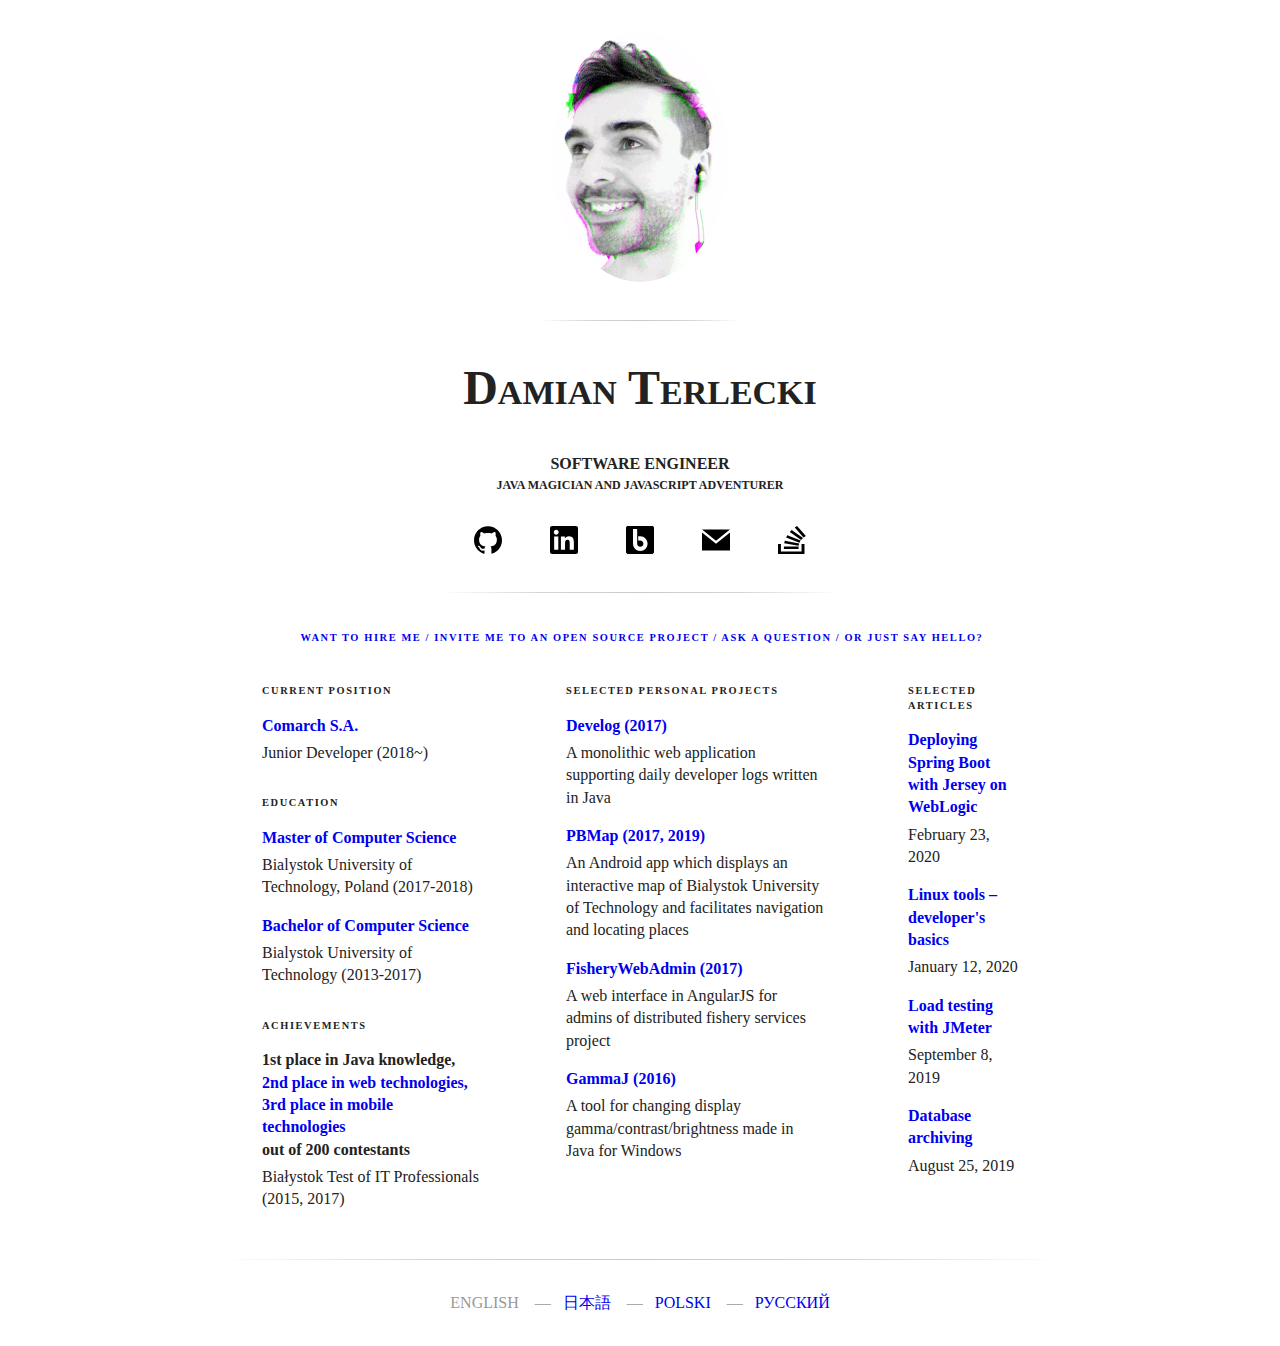
<file: index.html>
<!DOCTYPE html><html lang="en"><meta charset="utf-8"><title>Damian Terlecki</title><meta name="viewport" content="width=device-width,initial-scale=1"><link rel="stylesheet" href="css/main.css"><link rel="shortcut icon" href="img/favicon.ico"><meta name="theme-color" content="#000080"><meta name="description" property="description" content="Software Engineer, Java magician and JavaScript adventurer"><meta property="og:type" content="profile"><meta property="og:profile:first_name" content="Damian"><meta property="og:profile:last_name" content="Terlecki"><meta property="og:profile:username" content="t3rmian"><meta property="og:title" content="Damian Terlecki"><meta property="og:site_name" content="Damian Terlecki"><meta property="og:description" content="Software Engineer, Java magician and JavaScript adventurer"><meta property="og:image" content="https://termian.dev/img/logo.png"><meta property="og:url" content="https://termian.dev/"><meta name="twitter:title" content="Damian Terlecki"><meta name="twitter:description" content="Software Engineer, Java magician and JavaScript adventurer"><meta name="twitter:image" content="https://termian.dev/img/logo.png"><meta name="twitter:site" content="@t3rmian"><meta name="twitter:creator" content="@t3rmian"><meta name="twitter:card" content="summary"><link rel="alternate" hreflang="en" href="/"><link rel="alternate" hreflang="ja" href="/ja"><link rel="alternate" hreflang="pl" href="/pl"><link rel="alternate" hreflang="ru" href="/ru"><link rel="alternate" hreflang="x-default" href="/"><style>.col:last-child{min-width:110px}</style><div class="container"><header><img src="img/logo.webp" alt="Logo"><hr><h1>Damian Terlecki</h1><h3>Software Engineer</h3><h3>Java magician and JavaScript adventurer</h3><nav class="social"><a href="https://github.com/t3rmian" class="link" target="_blank" rel="noopener noreferrer"><img src="img/github.svg" alt="GitHub"> </a><a href="https://www.linkedin.com/in/damian-terlecki" class="link" target="_blank" rel="noopener noreferrer"><img src="img/linkedin.svg" alt="LinkedIn"> </a><a href="https://blog.termian.dev/" class="link" target="_blank" rel="noopener noreferrer"><img src="img/blog.svg" alt="Blog"> </a><a href="mailto:terleckidamian1@gmail.com" class="link"><img src="img/email.svg" alt="Email"> </a><a href="https://stackoverflow.com/users/6707219/t3rmian" class="link" target="_blank" rel="noopener noreferrer"><img src="img/stackoverflow.svg" alt="Stack Overflow"></a></nav></header><hr><main><section><div class="mark"><a href="mailto:terleckidamian1@gmail.com" class="link"><h2>Want to hire me / invite me to an open source project / ask a question / or just say hello?</h2></a></div></section><div class="col-container"><div class="col"><section><h2>Current position</h2><section><h3><a href="https://www.comarch.com/" class="link" target="_blank" rel="noopener noreferrer">Comarch S.A.</a></h3><p>Junior Developer (<time datetime="2018">2018</time>~)</section></section><section><h2>Education</h2><section><h3><a href="https://pb.edu.pl/en/" class="link" target="_blank" rel="noopener noreferrer">Master of Computer Science</a></h3><p>Bialystok University of Technology, Poland (<time datetime="2017">2017</time>-<time datetime="2018">2018</time>)</section><section><h3><a href="https://wi.pb.edu.pl/en/" class="link" target="_blank" rel="noopener noreferrer">Bachelor of Computer Science</a></h3><p>Bialystok University of Technology (<time datetime="2013">2013</time>-<time datetime="2017">2017</time>)</section></section><section><h2>Achievements</h2><section><h3>1st place in Java knowledge,<br><a href="https://bti.pb.edu.pl/bti-2017/" class="link" target="_blank" rel="noopener noreferrer">2nd place in web technologies,<br>3rd place in mobile technologies&nbsp </a>out of 200 contestants</h3><p>Białystok Test of IT Professionals (<time datetime="2015">2015</time>, <time datetime="2017">2017</time>)</section></section></div><div class="col"><section><h2>Selected personal projects</h2><section><h3><a href="https://github.com/t3rmian/Develog" class="link" target="_blank" rel="noopener noreferrer">Develog (<time datetime="2017">2017</time>)</a></h3><p>A monolithic web application supporting daily developer logs written in Java</section><section><h3><a href="https://github.com/t3rmian/PBMap" class="link" target="_blank" rel="noopener noreferrer">PBMap (<time datetime="2017">2017</time>, <time datetime="2019">2019</time>)</a></h3><p>An Android app which displays an interactive map of Bialystok University of Technology and facilitates navigation and locating places</section><section><h3><a href="https://github.com/t3rmian/FisheryWebAdmin" class="link" target="_blank" rel="noopener noreferrer">FisheryWebAdmin (<time datetime="2017">2017</time>)</a></h3><p>A web interface in AngularJS for admins of distributed fishery services project</section><section><h3><a href="https://github.com/t3rmian/FisheryWebAdmin" class="link" target="_blank" rel="noopener noreferrer">GammaJ (<time datetime="2016">2016</time>)</a></h3><p>A tool for changing display gamma/contrast/brightness made in Java for Windows</section></section></div><div class="col"><section><h2>Selected articles</h2><section><h3><a href="https://blog.termian.dev/posts/spring-boot-jersey-weblogic/" class="link" target="_blank" rel="noopener noreferrer">Deploying Spring Boot with Jersey on WebLogic</a></h3><p><time datetime="2020-02-23">February 23, 2020</time></section><section><h3><a href="https://blog.termian.dev/posts/linux-tools-basics/" class="link" target="_blank" rel="noopener noreferrer">Linux tools – developer's basics</a></h3><p><time datetime="2020-01-12">January 12, 2020</time></section><section><h3><a href="https://blog.termian.dev/posts/load-testing-with-jmeter/" class="link" target="_blank" rel="noopener noreferrer">Load testing with JMeter</a></h3><p><time datetime="2019-09-08">September 8, 2019</time></section><section><h3><a href="https://blog.termian.dev/posts/database-archiving/" class="link" target="_blank" rel="noopener noreferrer">Database archiving</a></h3><p><time datetime="2019-08-25">August 25, 2019</time></section></section></div></div></main><hr><footer><span><a href="/" hreflang="en" aria-current="page" aria-disabled="true">English</a> </span><span><a href="ja/" hreflang="ja" class="link">日本語</a> </span><span><a href="pl/" hreflang="pl" class="link">Polski</a> </span><span><a href="ru/" hreflang="ru" class="link">Русский</a></span></footer></div><script>window.ga=function(){ga.q.push(arguments)},ga.q=[],ga.l=+new Date,ga("create","UA-73928706-8","auto"),ga("set","transport","beacon"),ga("send","pageview")</script><script src="https://www.google-analytics.com/analytics.js" async></script>
</file>
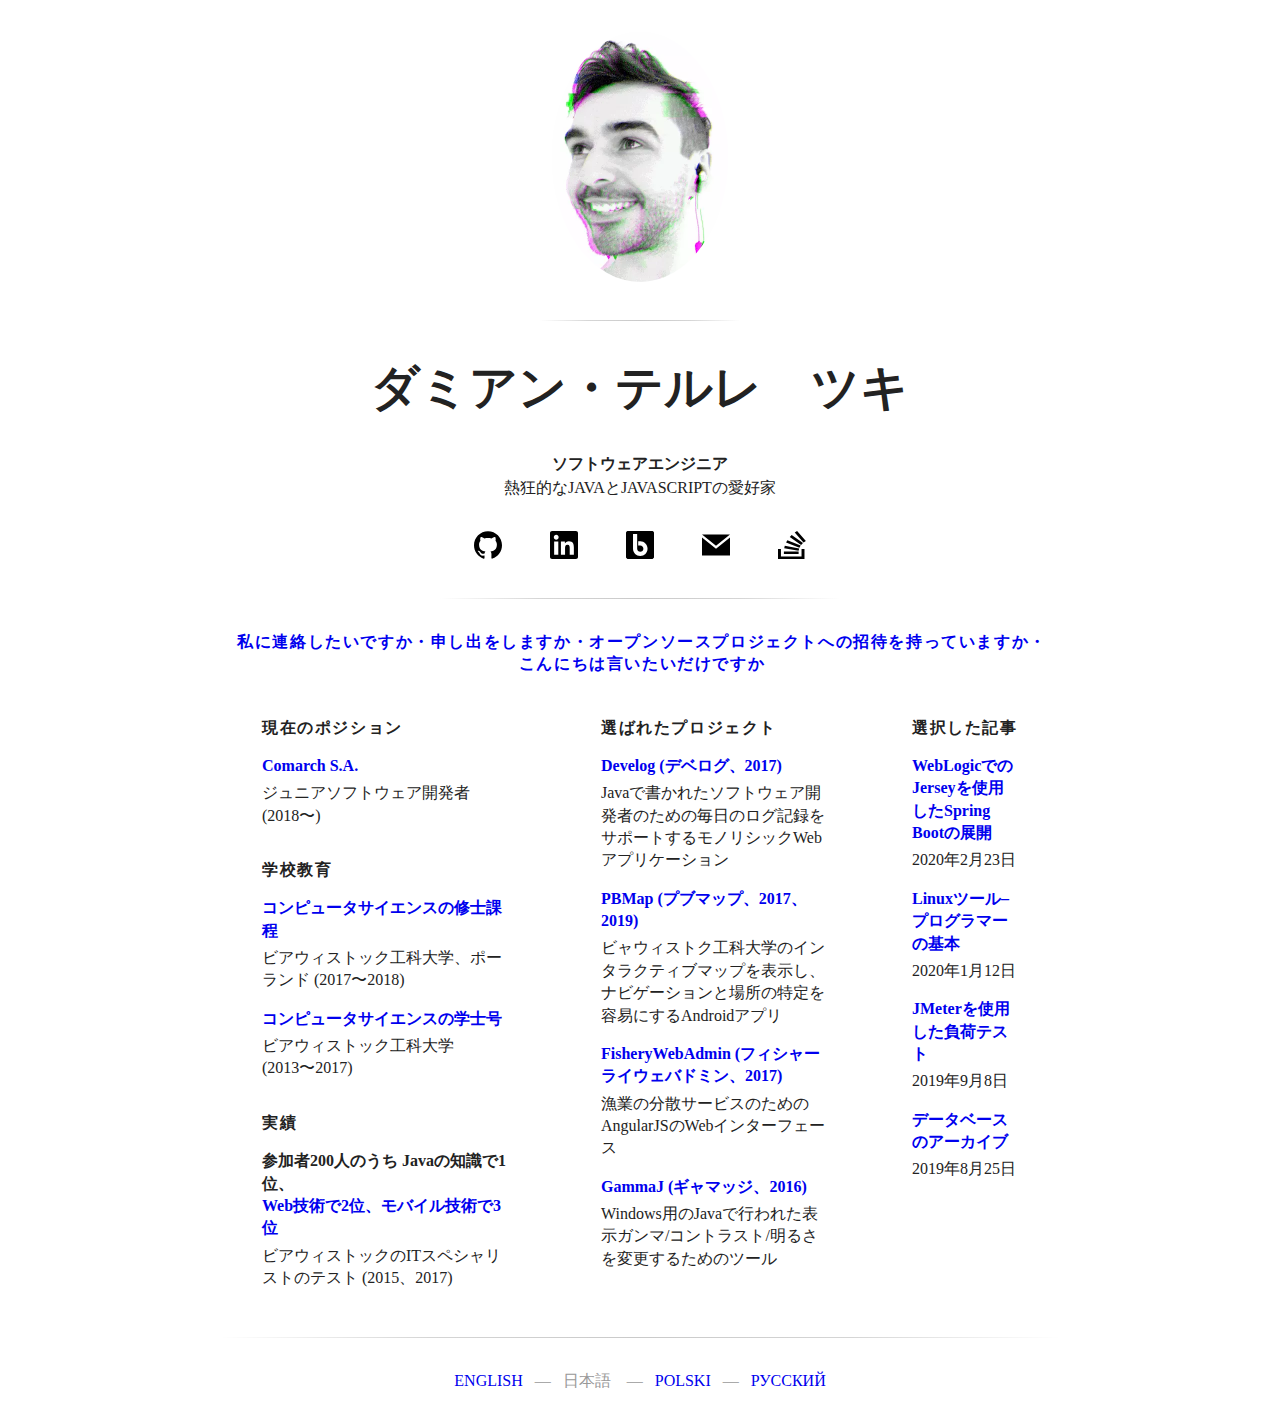
<file: ja/index.html>
<!DOCTYPE html><html lang="ja"><meta charset="utf-8"><title>Damian Terlecki</title><meta name="viewport" content="width=device-width,initial-scale=1"><link rel="stylesheet" href="../css/main.css"><link rel="shortcut icon" href="../img/favicon.ico"><meta name="theme-color" content="#000080"><meta name="description" property="description" content="ソフトウェアエンジニア、熱狂的なJavaとJavaScriptの愛好家"><meta property="og:type" content="profile"><meta property="og:profile:first_name" content="Damian"><meta property="og:profile:last_name" content="Terlecki"><meta property="og:profile:username" content="t3rmian"><meta property="og:title" content="Damian Terlecki"><meta property="og:site_name" content="Damian Terlecki"><meta property="og:description" content="ソフトウェアエンジニア、熱狂的なJavaとJavaScriptの愛好家"><meta property="og:image" content="https://termian.dev/img/logo.png"><meta property="og:url" content="https://termian.dev/"><meta name="twitter:title" content="Damian Terlecki"><meta name="twitter:description" content="ソフトウェアエンジニア、熱狂的なJavaとJavaScriptの愛好家"><meta name="twitter:image" content="https://termian.dev/img/logo.png"><meta name="twitter:site" content="@t3rmian"><meta name="twitter:creator" content="@t3rmian"><meta name="twitter:card" content="summary"><link rel="alternate" hreflang="en" href="../"><link rel="alternate" hreflang="ja" href="../ja"><link rel="alternate" hreflang="pl" href="../pl"><link rel="alternate" hreflang="ru" href="../ru"><link rel="alternate" hreflang="x-default" href="../"><style>h2,header h3:last-of-type{font-size:1rem}.col:first-child{min-width:255px}.col:last-child{min-width:106px}</style><div class="container"><header><img src="../img/logo.webp"><hr><h1>ダミアン・テルレ゚ツキ</h1><h3>ソフトウェアエンジニア</h3><h3 style="font-weight:100">熱狂的なJavaとJavaScriptの愛好家</h3><nav class="social"><a href="https://github.com/t3rmian" class="link" target="_blank" rel="noopener noreferrer"><img src="../img/github.svg" alt="GitHub"> </a><a href="https://www.linkedin.com/in/damian-terlecki" class="link" target="_blank" rel="noopener noreferrer"><img src="../img/linkedin.svg" alt="LinkedIn"> </a><a href="https://blog.termian.dev/" class="link" target="_blank" rel="noopener noreferrer"><img src="../img/blog.svg" alt="Blog"> </a><a href="mailto:terleckidamian1@gmail.com" class="link"><img src="../img/email.svg" alt="Email"> </a><a href="https://stackoverflow.com/users/6707219/t3rmian" class="link" target="_blank" rel="noopener noreferrer"><img src="../img/stackoverflow.svg" alt="Stack Overflow"></a></nav></header><hr><main><section><div class="mark"><a href="mailto:terleckidamian1@gmail.com" class="link"><h2>私に連絡したいですか・申し出をしますか・オープンソースプロジェクトへの招待を持っていますか・こんにちは言いたいだけですか</h2></a></div></section><section class="col-container"><div class="col"><section><h2>現在のポジション</h2><section><h3><a href="https://www.comarch.jp/" class="link" target="_blank" rel="noopener noreferrer">Comarch S.A.</a></h3><p>ジュニアソフトウェア開発者 (<time datetime="2018">2018</time>〜)</section></section><section><h2>学校教育</h2><section><h3><a href="https://pb.edu.pl/en/" class="link" target="_blank" rel="noopener noreferrer">コンピュータサイエンスの修士課程</a></h3><p>ビアウィストック工科大学、ポーランド (<time datetime="2017">2017</time>〜<time datetime="2018">2018</time>)</section><section><h3><a href="https://wi.pb.edu.pl/en/" class="link" target="_blank" rel="noopener noreferrer">コンピュータサイエンスの学士号</a></h3><p>ビアウィストック工科大学<br>(<time datetime="2013">2013</time>〜<time datetime="2017">2017</time>)</section></section><section><h2>実績</h2><section><h3>参加者200人のうち Javaの知識で1位、<br><a href="https://bti.pb.edu.pl/bti-2017/" class="link" target="_blank" rel="noopener noreferrer">Web技術で2位、モバイル技術で3位</a></h3><p>ビアウィストックのITスペシャリストのテスト (<time datetime="2015">2015</time>、<time datetime="2017">2017</time>)</section></section></div><div class="col"><section><h2>選ばれたプロジェクト</h2><section><h3><a href="https://github.com/t3rmian/Develog" class="link" target="_blank" rel="noopener noreferrer">Develog (デベログ、<time datetime="2017">2017</time>)</a></h3><p>Javaで書かれたソフトウェア開発者のための毎日のログ記録をサポートするモノリシックWebアプリケーション</section><section><h3><a href="https://github.com/t3rmian/PBMap" class="link" target="_blank" rel="noopener noreferrer">PBMap (プブマップ、<time datetime="2017">2017</time>、<time datetime="2019">2019</time>)</a></h3><p>ビャウィストク工科大学のインタラクティブマップを表示し、ナビゲーションと場所の特定を容易にするAndroidアプリ</section><section><h3><a href="https://github.com/t3rmian/FisheryWebAdmin" class="link" target="_blank" rel="noopener noreferrer">FisheryWebAdmin (フィシャーライウェバドミン、<time datetime="2017">2017</time>)</a></h3><p>漁業の分散サービスのためのAngularJSのWebインターフェース</section><section><h3><a href="https://github.com/t3rmian/FisheryWebAdmin" class="link" target="_blank" rel="noopener noreferrer">GammaJ (ギャマッジ、<time datetime="2016">2016</time>)</a></h3><p>Windows用のJavaで行われた表示ガンマ/コントラスト/明るさを変更するためのツール</section></section></div><div class="col"><section><h2>選択した記事</h2><section><h3><a href="https://blog.termian.dev/posts/spring-boot-jersey-weblogic/" class="link" target="_blank" rel="noopener noreferrer">WebLogicでのJerseyを使用したSpring Bootの展開</a></h3><p><time datetime="2020-02-23">2020年2月23日</time></section><section><h3><a href="https://blog.termian.dev/posts/linux-tools-basics/" class="link" target="_blank" rel="noopener noreferrer">Linuxツール–プログラマーの基本</a></h3><p><time datetime="2020-01-12">2020年1月12日</time></section><section><h3><a href="https://blog.termian.dev/posts/load-testing-with-jmeter/" class="link" target="_blank" rel="noopener noreferrer">JMeterを使用した負荷テスト</a></h3><p><time datetime="2019-09-08">2019年9月8日</time></section><section><h3><a href="https://blog.termian.dev/posts/database-archiving/" class="link" target="_blank" rel="noopener noreferrer">データベースのアーカイブ</a></h3><p><time datetime="2019-08-25">2019年8月25日</time></section></section></div></section></main><hr><footer><span><a href="../" hreflang="en" class="link">English </a></span><span><a href="../ja/" hreflang="ja" aria-current="page" aria-disabled="true">日本語 </a></span><span><a href="../pl/" hreflang="pl" class="link">Polski </a></span><span><a href="../ru/" hreflang="ru" class="link">Русский</a></span></footer></div><script>window.ga=function(){ga.q.push(arguments)},ga.q=[],ga.l=+new Date,ga("create","UA-73928706-8","auto"),ga("set","transport","beacon"),ga("send","pageview")</script><script src="https://www.google-analytics.com/analytics.js" async></script>
</file>
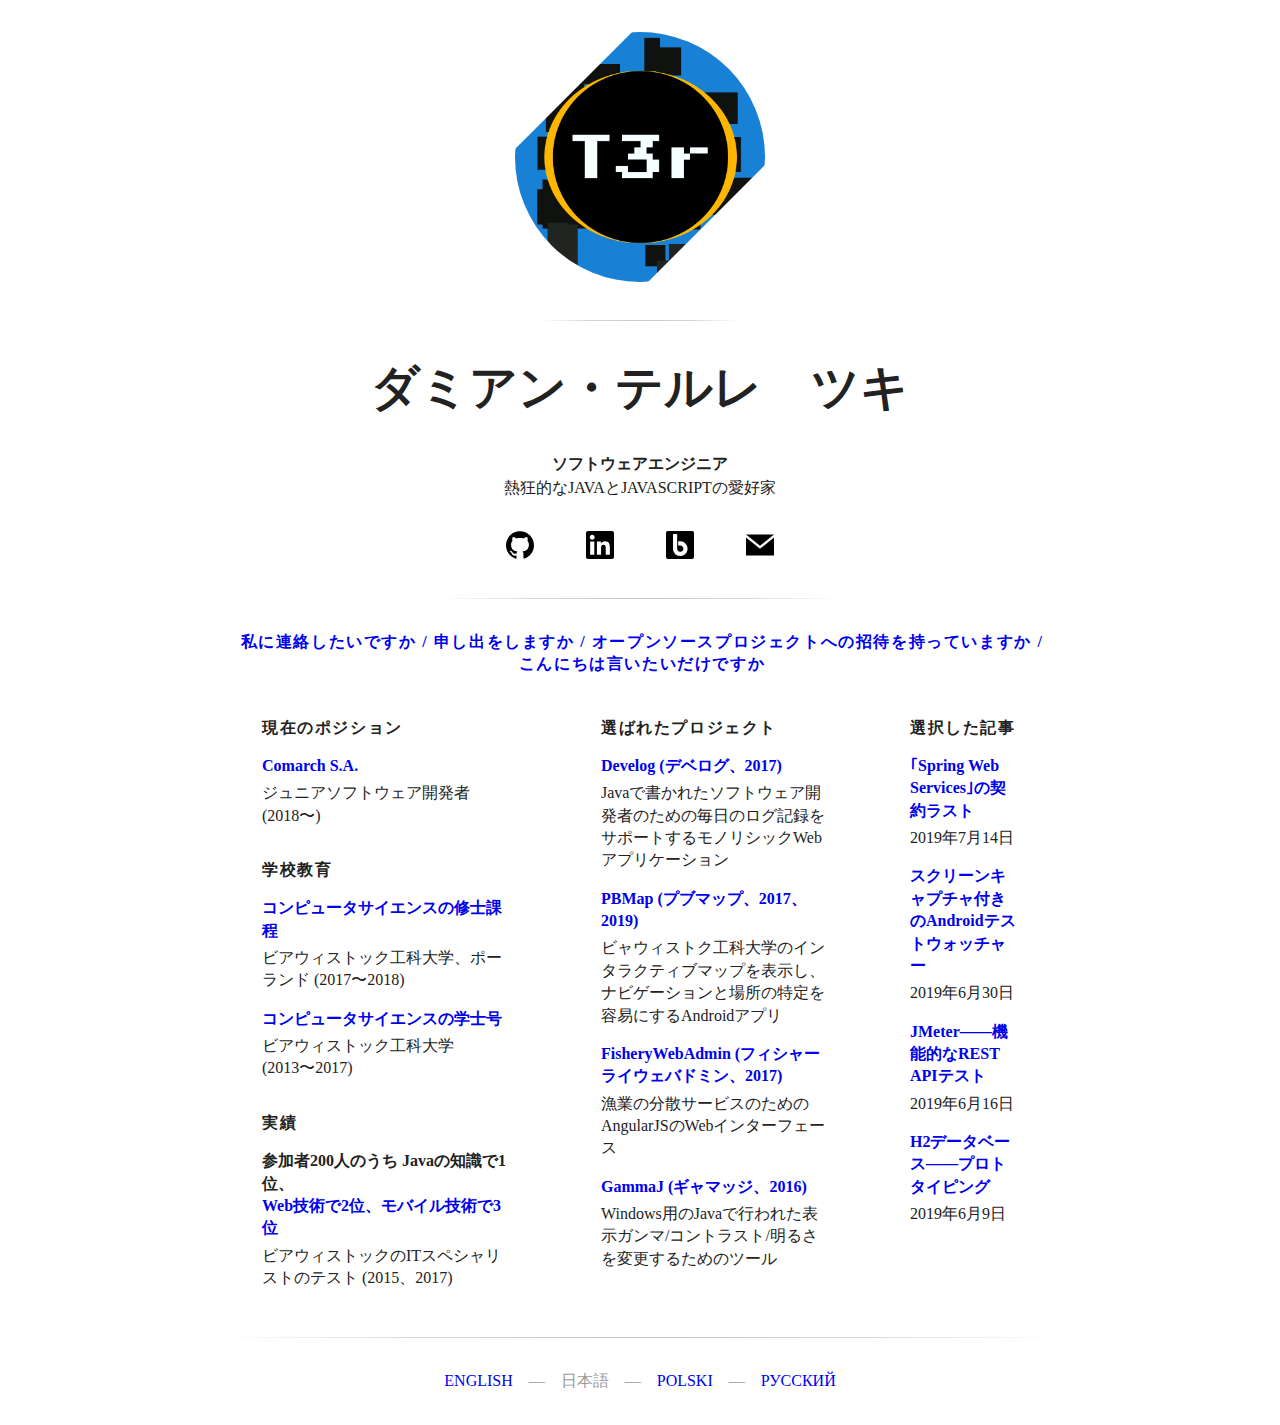
<file: jp/index.html>
<!DOCTYPE html>
<html lang="en">
  <head>
    <meta charset="utf-8" />
    <title>Damian Terlecki</title>
    <meta name="description" content="" />
    <meta name="viewport" content="width=device-width, initial-scale=1" />
    <link rel="stylesheet" href="../css/main.css" />
    <link rel="shortcut icon" href="../img/favicon.ico" />
    <meta name="theme-color" content="#000080" />
    <style>
      header h3:last-of-type, h2 {
        font-size: 1rem;
      }
      .col:first-child {
        min-width: 255px;
      }
      .col:last-child {
        min-width: 106px;
      }
    </style>
  </head>

  <body>
    <div class="container">
      <header>
        <img
          src="../img/logo.png"
        />
        <hr />
        <h1>ダミアン・テルレ゚ツキ</h1>
        <h3>ソフトウェアエンジニア</h3>
        <h3 style="font-weight: 100">熱狂的なJavaとJavaScriptの愛好家</h3>
        <nav class="social">
          <a href="https://github.com/t3rmian" class="link" target="_blank" rel="noopener noreferrer">
            <img src="../img/github.svg"/>
          </a>
          <a href="https://www.linkedin.com/in/damian-terlecki" class="link" target="_blank" rel="noopener noreferrer">
            <img src="../img/linkedin.svg"/>
          </a>
          <a href="https://418.netlify.com/" class="link" target="_blank" rel="noopener noreferrer">
            <img src="../img/blog.svg"/>
          </a>
          <a href="mailto:terleckidamian1@email.com" class="link">
            <img src="../img/email.svg"/>
          </a>
        </nav>
      </header>
      <hr />
      <main>
        <section>
          <div class="mark">
            <a href="mailto:terleckidamian1@email.com" class="link">
              <h2>
                私に連絡したいですか / 申し出をしますか / オープンソースプロジェクトへの招待を持っていますか / こんにちは言いたいだけですか
              </h2>
            </a>
          </mark>
        </section>

        <section class="col-container">
          <div class="col">
            <section>
              <h2>現在のポジション</h2>
              <section>
                <h3>
                  <a href="https://www.comarch.jp/" class="link" target="_blank" rel="noopener noreferrer">
                    Comarch S.A.
                  </a>
                </h3>
                <p>ジュニアソフトウェア開発者 (2018〜)</p>
              </section>
            </section>
            <section>
              <h2>学校教育</h2>
              <section>
                <h3>
                  <a href="https://pb.edu.pl/en/" class="link" target="_blank" rel="noopener noreferrer">
                    コンピュータサイエンスの修士課程
                  </a>
                </h3>
                <p>ビアウィストック工科大学、ポーランド (2017〜2018)</p>
              </section>
              <section>
                <h3>
                  <a href="https://wi.pb.edu.pl/en/" class="link" target="_blank" rel="noopener noreferrer">
                    コンピュータサイエンスの学士号
                  </a>
                </h3>
                <p>ビアウィストック工科大学<br/>(2013〜2017)</p>
              </section>
            </section>
            <section>
              <h2>実績</h2>
              <section>
                <h3>
                  参加者200人のうち
                  Javaの知識で1位、<br/>
                  <a href="https://bti.pb.edu.pl/bti-2017/" class="link" target="_blank" rel="noopener noreferrer">
                    Web技術で2位、モバイル技術で3位
                  </a>
                </h3>
                <p>ビアウィストックのITスペシャリストのテスト (2015、2017)</p>
              </section>
            </section>
          </div>

          <div class="col">
            <section>
              <h2>選ばれたプロジェクト</h2>
              <section>
                <h3>
                  <a href="https://github.com/t3rmian/Develog" class="link" target="_blank" rel="noopener noreferrer">
                    Develog (デベログ、2017)
                  </a>
                </h3>
                <p>
                  Javaで書かれたソフトウェア開発者のための毎日のログ記録をサポートするモノリシックWebアプリケーション
                </p>
              </section>
              <section>
                <h3>
                  <a href="https://github.com/t3rmian/PBMap" class="link" target="_blank" rel="noopener noreferrer">
                    PBMap (プブマップ、2017、2019)
                  </a>
                </h3>
                <p>
                  ビャウィストク工科大学のインタラクティブマップを表示し、ナビゲーションと場所の特定を容易にするAndroidアプリ
                </p>
              </section>
              <section>
                <h3>
                  <a href="https://github.com/t3rmian/FisheryWebAdmin" class="link" target="_blank" rel="noopener noreferrer">
                    FisheryWebAdmin (フィシャーライウェバドミン、2017)
                  </a>
                </h3>
                <p>
                  漁業の分散サービスのためのAngularJSのWebインターフェース
                </p>
              </section>
              <section>
                <h3>
                  <a href="https://github.com/t3rmian/FisheryWebAdmin" class="link" target="_blank" rel="noopener noreferrer">
                    GammaJ (ギャマッジ、2016)
                  </a>
                </h3>
                <p>
                  Windows用のJavaで行われた表示ガンマ/コントラスト/明るさを変更するためのツール
                </p>
                </section>
            </section>
          </div>

          <div class="col">
            <section>
              <h2>選択した記事</h2>
              <section>
                <h3>
                  <a href="https://418.netlify.com/posts/contract-last-spring-ws" class="link" target="_blank" rel="noopener noreferrer">
                    ｢Spring Web Services｣の契約ラスト
                  </a>
                </h3>
                <p>2019年7月14日</p>
              </section>
              <section>
                <h3>
                  <a href="https://418.netlify.com/posts/android-screen-capture-test-watcher" class="link" target="_blank" rel="noopener noreferrer">
                    スクリーンキャプチャ付きのAndroidテストウォッチャー
                  </a>
                </h3>
                <p>2019年6月30日</p>
              </section>
              <section>
                <h3>
                  <a href="https://418.netlify.com/posts/jmeter-rest-tests" class="link" target="_blank" rel="noopener noreferrer">
                    JMeter――機能的なREST APIテスト
                  </a>
                </h3>
                <p>2019年6月16日</p>
              </section>
              <section>
                <h3>
                  <a href="https://418.netlify.com/posts/h2-db" class="link" target="_blank" rel="noopener noreferrer">
                    H2データベース――プロトタイピング
                  </a>
                </h3>
                <p>2019年6月9日</p>
              </section>
            </section>
          </div>
        </section>
      </main>
      <hr />
      <footer>
        <span>
          <a
            href="../index.html"
            hreflang="en"
            class="link">
            English
          </a>
        </span>
        <span>
          <a
           href="../jp/index.html"
           hreflang="jp"
           aria-current="page"
           aria-disabled="true">
           日本語
          </a>
        </span>
        <span>
          <a
            href="../pl/index.html"
            hreflang="pl"
            class="link">
            Polski
          </a>
        </span>
        <span>
          <a href="../ru/index.html" hreflang="ru" class="link">Русский</a>
        </span>
      </footer>
    </div>

    <script>
      window.ga = function() {
        ga.q.push(arguments);
      };
      ga.q = [];
      ga.l = +new Date();
      ga("create", "UA-73928706-8", "auto");
      ga("set", "transport", "beacon");
      ga("send", "pageview");
    </script>
    <script src="https://www.google-analytics.com/analytics.js" async></script>
  </body>
</html>
</file>
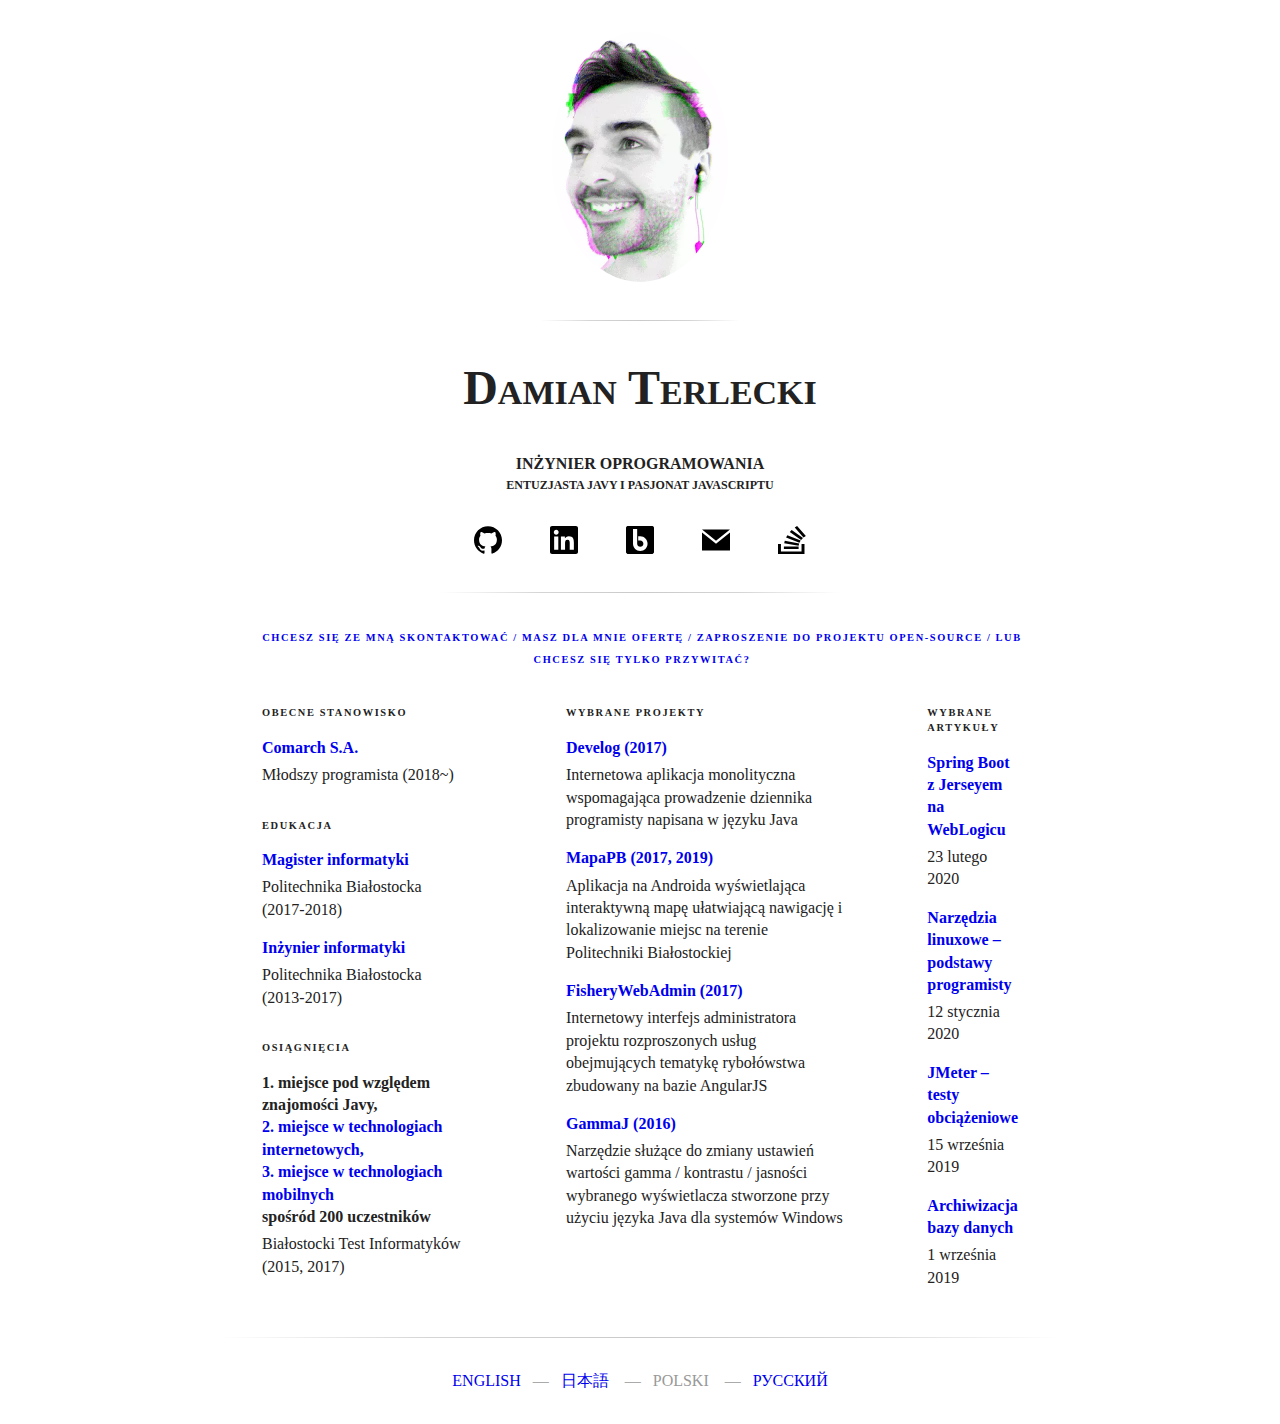
<file: pl/index.html>
<!DOCTYPE html><html lang="pl"><meta charset="utf-8"><title>Damian Terlecki</title><meta name="viewport" content="width=device-width,initial-scale=1"><link rel="stylesheet" href="../css/main.css"><link rel="shortcut icon" href="../img/favicon.ico"><meta name="theme-color" content="#000080"><meta name="description" property="description" content="Inżynier oprogramowania; Entuzjasta Javy i pasjonat JavaScriptu"><meta property="og:type" content="profile"><meta property="og:profile:first_name" content="Damian"><meta property="og:profile:last_name" content="Terlecki"><meta property="og:profile:username" content="t3rmian"><meta property="og:title" content="Damian Terlecki"><meta property="og:site_name" content="Damian Terlecki"><meta property="og:description" content="Inżynier oprogramowania; Entuzjasta Javy i pasjonat JavaScriptu"><meta property="og:image" content="https://termian.dev/img/logo.png"><meta property="og:url" content="https://termian.dev/"><meta name="twitter:title" content="Damian Terlecki"><meta name="twitter:description" content="Inżynier oprogramowania; Entuzjasta Javy i pasjonat JavaScriptu"><meta name="twitter:image" content="https://termian.dev/img/logo.png"><meta name="twitter:site" content="@t3rmian"><meta name="twitter:creator" content="@t3rmian"><meta name="twitter:card" content="summary"><link rel="alternate" hreflang="en" href="../"><link rel="alternate" hreflang="ja" href="../ja"><link rel="alternate" hreflang="pl" href="../pl"><link rel="alternate" hreflang="ru" href="../ru"><link rel="alternate" hreflang="x-default" href="../"><div class="container"><header><img src="../img/logo.webp"><hr><h1>Damian Terlecki</h1><h3>Inżynier oprogramowania</h3><h3>Entuzjasta Javy i pasjonat JavaScriptu</h3><nav class="social"><a href="https://github.com/t3rmian" class="link" target="_blank" rel="noopener noreferrer"><img src="../img/github.svg" alt="GitHub"> </a><a href="https://www.linkedin.com/in/damian-terlecki" class="link" target="_blank" rel="noopener noreferrer"><img src="../img/linkedin.svg" alt="LinkedIn"> </a><a href="https://blog.termian.dev/pl/" class="link" target="_blank" rel="noopener noreferrer"><img src="../img/blog.svg" alt="Blog"> </a><a href="mailto:terleckidamian1@gmail.com" class="link"><img src="../img/email.svg" alt="Email"> </a><a href="https://stackoverflow.com/users/6707219/t3rmian" class="link" target="_blank" rel="noopener noreferrer"><img src="../img/stackoverflow.svg" alt="Stack Overflow"></a></nav></header><hr><main><section><div class="mark"><a href="mailto:terleckidamian1@gmail.com" class="link"><h2>Chcesz się ze mną skontaktować / masz dla mnie ofertę / zaproszenie do projektu open-source / lub chcesz się tylko przywitać?</h2></a></div></section><section class="col-container"><div class="col"><section><h2>Obecne stanowisko</h2><section><h3><a href="https://www.comarch.pl/" class="link" target="_blank" rel="noopener noreferrer">Comarch S.A.</a></h3><p>Młodszy programista (<time datetime="2018">2018</time>~)</section></section><section><h2>Edukacja</h2><section><h3><a href="https://pb.edu.pl/" class="link" target="_blank" rel="noopener noreferrer">Magister informatyki</a></h3><p>Politechnika Białostocka<br>(<time datetime="2017">2017</time>-<time datetime="2018">2018</time>)</section><section><h3><a href="https://wi.pb.edu.pl/" class="link" target="_blank" rel="noopener noreferrer">Inżynier informatyki</a></h3><p>Politechnika Białostocka<br>(<time datetime="2013">2013</time>-<time datetime="2017">2017</time>)</section></section><section><h2>Osiągnięcia</h2><section><h3>1. miejsce pod względem znajomości Javy,<br><a href="https://bti.pb.edu.pl/bti-2017/" class="link" target="_blank" rel="noopener noreferrer">2. miejsce w technologiach internetowych,<br>3. miejsce w technologiach mobilnych</a><br>spośród 200 uczestników</h3><p>Białostocki Test Informatyków (<time datetime="2015">2015</time>, <time datetime="2017">2017</time>)</section></section></div><div class="col"><section><h2>Wybrane projekty</h2><section><h3><a href="https://github.com/t3rmian/Develog" class="link" target="_blank" rel="noopener noreferrer">Develog (<time datetime="2017">2017</time>)</a></h3><p>Internetowa aplikacja monolityczna wspomagająca prowadzenie dziennika programisty napisana w języku Java</section><section><h3><a href="https://github.com/t3rmian/PBMap" class="link" target="_blank" rel="noopener noreferrer">MapaPB (<time datetime="2017">2017</time>, <time datetime="2019">2019</time>)</a></h3><p>Aplikacja na Androida wyświetlająca interaktywną mapę ułatwiającą nawigację i lokalizowanie miejsc na terenie Politechniki Białostockiej</section><section><h3><a href="https://github.com/t3rmian/FisheryWebAdmin" class="link" target="_blank" rel="noopener noreferrer">FisheryWebAdmin (<time datetime="2017">2017</time>)</a></h3><p>Internetowy interfejs administratora projektu rozproszonych usług obejmujących tematykę rybołówstwa zbudowany na bazie AngularJS</section><section><h3><a href="https://github.com/t3rmian/FisheryWebAdmin" class="link" target="_blank" rel="noopener noreferrer">GammaJ (<time datetime="2016">2016</time>)</a></h3><p>Narzędzie służące do zmiany ustawień wartości gamma / kontrastu / jasności wybranego wyświetlacza stworzone przy użyciu języka Java dla systemów Windows</section></section></div><div class="col"><section><h2>Wybrane artykuły</h2><section><h3><a href="https://blog.termian.dev/pl/posty/spring-boot-jersey-weblogic/" class="link" target="_blank" rel="noopener noreferrer">Spring Boot z Jerseyem na WebLogicu</a></h3><p><time datetime="2020-02-23">23 lutego 2020</time></section><section><h3><a href="https://blog.termian.dev/pl/posty/narzędzia-linux-podstawy/" class="link" target="_blank" rel="noopener noreferrer">Narzędzia linuxowe – podstawy programisty</a></h3><p><time datetime="2020-01-12">12 stycznia 2020</time></section><section><h3><a href="https://blog.termian.dev/pl/posty/testy-obciążeniowe-jmeter/" class="link" target="_blank" rel="noopener noreferrer">JMeter – testy obciążeniowe</a></h3><p><time datetime="2019-09-15">15 września 2019</time></section><section><h3><a href="https://blog.termian.dev/pl/posty/archiwizacja-bazy-danych/" class="link" target="_blank" rel="noopener noreferrer">Archiwizacja bazy danych</a></h3><p><time datetime="2019-09-01">1 września 2019</time></section></section></div></section></main><hr><footer><span><a href="../" hreflang="en" class="link">English </a></span><span><a href="../ja/" hreflang="ja" class="link">日本語</a> </span><span><a href="../pl/" hreflang="pl" aria-current="page" aria-disabled="true">Polski </a></span><span><a href="../ru/" hreflang="ru" class="link">Русский</a></span></footer></div><script>window.ga=function(){ga.q.push(arguments)},ga.q=[],ga.l=+new Date,ga("create","UA-73928706-8","auto"),ga("set","transport","beacon"),ga("send","pageview")</script><script src="https://www.google-analytics.com/analytics.js" async></script>
</file>
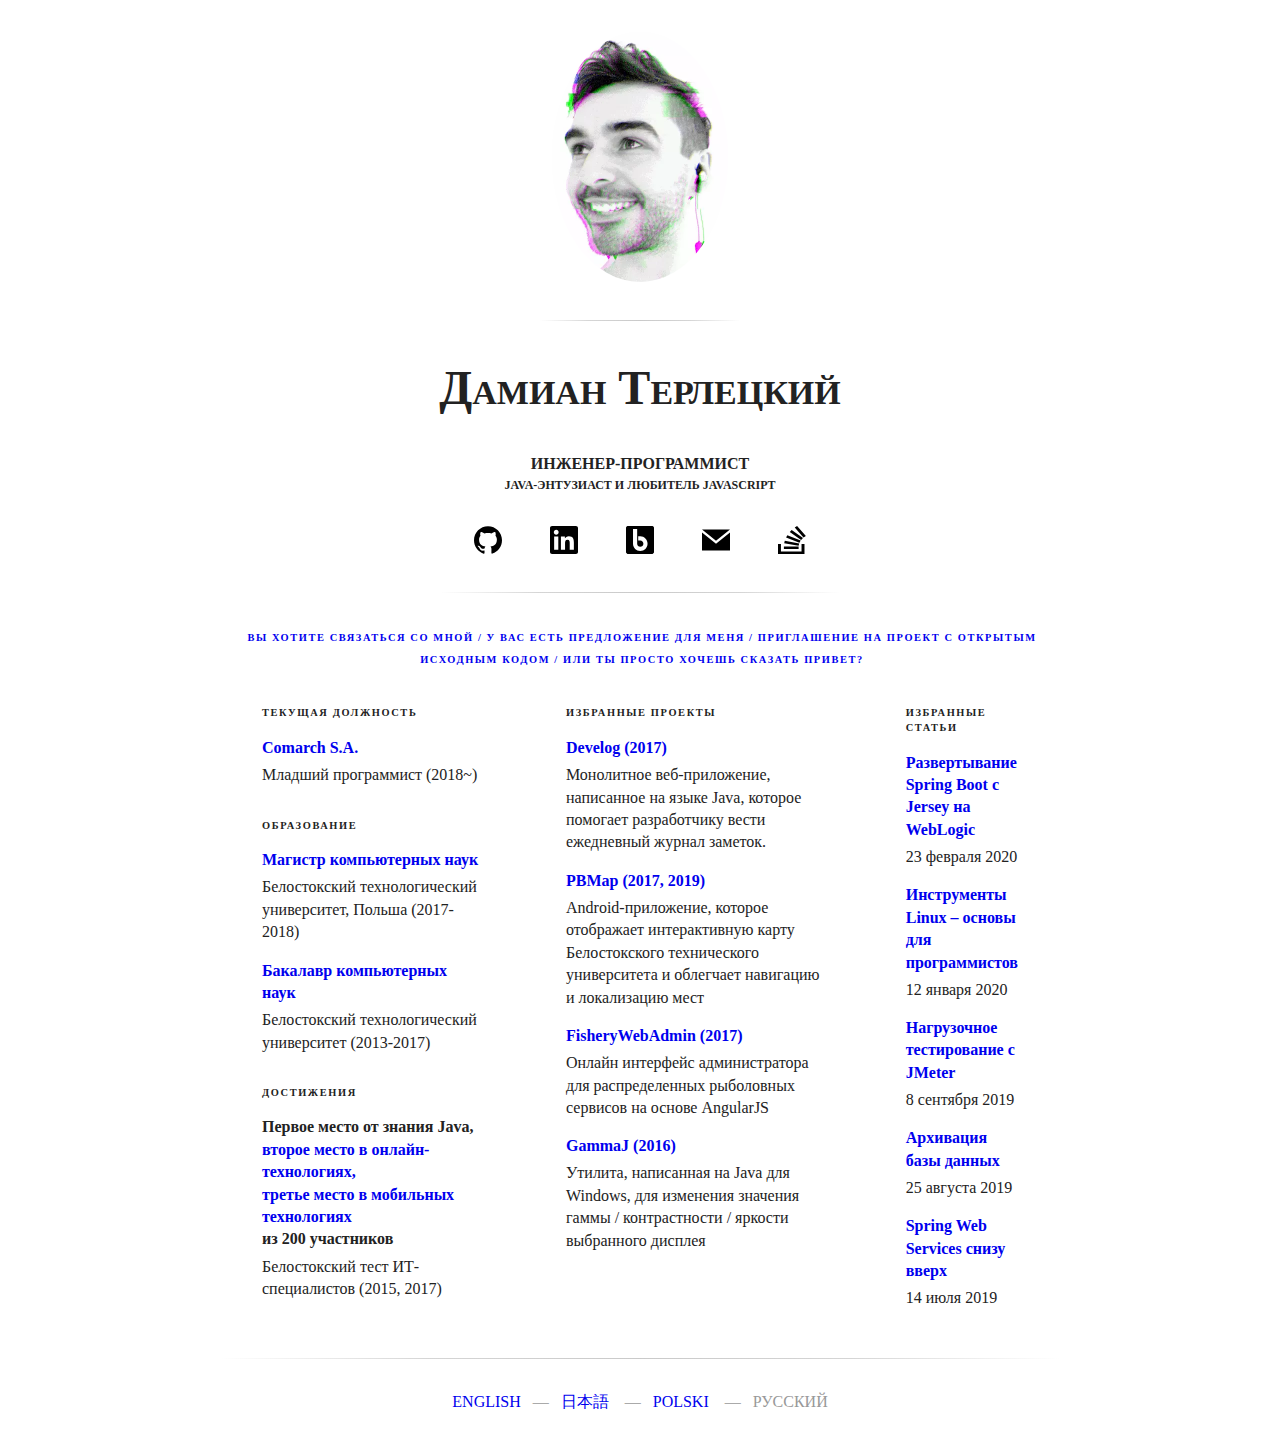
<file: ru/index.html>
<!DOCTYPE html><html lang="ru"><meta charset="utf-8"><title>Damian Terlecki</title><meta name="viewport" content="width=device-width,initial-scale=1"><link rel="stylesheet" href="../css/main.css"><link rel="shortcut icon" href="../img/favicon.ico"><meta name="theme-color" content="#000080"><meta name="description" property="description" content="Инженер-программист; Java-энтузиаст и любитель JavaScript"><meta property="og:type" content="profile"><meta property="og:profile:first_name" content="Damian"><meta property="og:profile:last_name" content="Terlecki"><meta property="og:profile:username" content="t3rmian"><meta property="og:title" content="Damian Terlecki"><meta property="og:site_name" content="Damian Terlecki"><meta property="og:description" content="Инженер-программист; Java-энтузиаст и любитель JavaScript"><meta property="og:image" content="https://termian.dev/img/logo.png"><meta property="og:url" content="https://termian.dev/"><meta name="twitter:title" content="Damian Terlecki"><meta name="twitter:description" content="Инженер-программист; Java-энтузиаст и любитель JavaScript"><meta name="twitter:image" content="https://termian.dev/img/logo.png"><meta name="twitter:site" content="@t3rmian"><meta name="twitter:creator" content="@t3rmian"><meta name="twitter:card" content="summary"><link rel="alternate" hreflang="en" href="../"><link rel="alternate" hreflang="ja" href="../ja"><link rel="alternate" hreflang="pl" href="../pl"><link rel="alternate" hreflang="ru" href="../ru"><link rel="alternate" hreflang="x-default" href="../"><div class="container"><header><img src="../img/logo.webp"><hr><h1>Дамиан Терлецкий</h1><h3>Инженер-программист</h3><h3>Java-энтузиаст и любитель JavaScript</h3><nav class="social"><a href="https://github.com/t3rmian" class="link" target="_blank" rel="noopener noreferrer"><img src="../img/github.svg" alt="GitHub"> </a><a href="https://www.linkedin.com/in/damian-terlecki" class="link" target="_blank" rel="noopener noreferrer"><img src="../img/linkedin.svg" alt="LinkedIn"> </a><a href="https://blog.termian.dev/" class="link" target="_blank" rel="noopener noreferrer"><img src="../img/blog.svg" alt="Blog"> </a><a href="mailto:terleckidamian1@gmail.com" class="link"><img src="../img/email.svg" alt="Email"> </a><a href="https://stackoverflow.com/users/6707219/t3rmian" class="link" target="_blank" rel="noopener noreferrer"><img src="../img/stackoverflow.svg" alt="Stack Overflow"></a></nav></header><hr><main><section><div class="mark"><a href="mailto:terleckidamian1@gmail.com" class="link"><h2>Вы хотите связаться со мной / у вас есть предложение для меня / приглашение на проект с открытым исходным кодом / или ты просто хочешь сказать привет?</h2></a></div></section><section class="col-container"><div class="col"><section><h2>Текущая должность</h2><section><h3><a href="https://www.comarch.ru/" class="link" target="_blank" rel="noopener noreferrer">Comarch S.A.</a></h3><p>Младший программист (<time datetime="2018">2018</time>~)</section></section><section><h2>Oбразование</h2><section><h3><a href="https://pb.edu.pl/ru/" class="link" target="_blank" rel="noopener noreferrer">Магистр компьютерных наук</a></h3><p>Белостокский технологический университет, Польша (<time datetime="2017">2017</time>-<time datetime="2018">2018</time>)</section><section><h3><a href="https://wi.pb.edu.pl/en/" class="link" target="_blank" rel="noopener noreferrer">Бакалавр компьютерных наук</a></h3><p>Белостокский технологический университет (<time datetime="2013">2013</time>-<time datetime="2017">2017</time>)</section></section><section><h2>Достижения</h2><section><h3>Первое место от знания Java,<br><a href="https://bti.pb.edu.pl/bti-2017/" class="link" target="_blank" rel="noopener noreferrer">второе место в онлайн-технологиях,<br>третье место в мобильных технологиях&nbsp </a>из 200 участников</h3><p>Белостокский тест ИТ-специалистов (<time datetime="2015">2015</time>, <time datetime="2017">2017</time>)</section></section></div><div class="col"><section><h2>Избранные проекты</h2><section><h3><a href="https://github.com/t3rmian/Develog" class="link" target="_blank" rel="noopener noreferrer">Develog (<time datetime="2017">2017</time>)</a></h3><p>Монолитное веб-приложение, написанное на языке Java, которое помогает разработчику вести ежедневный журнал заметок.</section><section><h3><a href="https://github.com/t3rmian/PBMap" class="link" target="_blank" rel="noopener noreferrer">PBMap (<time datetime="2017">2017</time>, <time datetime="2019">2019</time>)</a></h3><p>Android-приложение, которое отображает интерактивную карту Белостокского технического университета и облегчает навигацию и локализацию мест</section><section><h3><a href="https://github.com/t3rmian/FisheryWebAdmin" class="link" target="_blank" rel="noopener noreferrer">FisheryWebAdmin (<time datetime="2017">2017</time>)</a></h3><p>Онлайн интерфейс администратора для распределенных рыболовных сервисов на основе AngularJS</section><section><h3><a href="https://github.com/t3rmian/FisheryWebAdmin" class="link" target="_blank" rel="noopener noreferrer">GammaJ (<time datetime="2016">2016</time>)</a></h3><p>Утилита, написанная на Java для Windows, для изменения значения гаммы / контрастности / яркости выбранного дисплея</section></section></div><div class="col"><section><h2>Избранные статьи</h2><section><h3><a href="https://blog.termian.dev/posts/spring-boot-jersey-weblogic/" class="link" target="_blank" rel="noopener noreferrer">Развертывание Spring Boot с Jersey на WebLogic</a></h3><p><time datetime="2020-02-23">23 февраля 2020</time></section><section><h3><a href="https://blog.termian.dev/posts/linux-tools-basics/" class="link" target="_blank" rel="noopener noreferrer">Инструменты Linux – основы для программистов</a></h3><p><time datetime="2020-01-12">12 января 2020</time></section><section><h3><a href="https://blog.termian.dev/posts/load-testing-with-jmeter/" class="link" target="_blank" rel="noopener noreferrer">Нагрузочное тестирование с JMeter</a></h3><p><time datetime="2019-09-08">8 сентября 2019</time></section><section><h3><a href="https://blog.termian.dev/posts/database-archiving/" class="link" target="_blank" rel="noopener noreferrer">Архивация базы данных</a></h3><p><time datetime="2019-08-25">25 августа 2019</time></section><section><h3><a href="https://418.netlify.com/posts/contract-last-spring-ws" class="link" target="_blank" rel="noopener noreferrer">Spring Web Services снизу вверх</a></h3><p><time datetime="2019-07-14">14 июля 2019</time></section></section></div></section></main><hr><footer><span><a href="../" hreflang="en" class="link">English </a></span><span><a href="../ja/" hreflang="ja" class="link">日本語</a> </span><span><a href="../pl/" hreflang="pl" class="link">Polski</a> </span><span><a href="../ru/" hreflang="ru" aria-current="page" aria-disabled="true">Русский</a></span></footer></div><script>window.ga=function(){ga.q.push(arguments)},ga.q=[],ga.l=+new Date,ga("create","UA-73928706-8","auto"),ga("set","transport","beacon"),ga("send","pageview")</script><script src="https://www.google-analytics.com/analytics.js" async></script>
</file>
<file: css/main.css>
html{color:#222;font-size:1em;line-height:1.4;font-family:Times New Roman,Times,serif}.container{max-width:840px;margin:0 auto}.mark,header{text-align:center}header>img{max-width:250px;max-height:250px;border-radius:50% 50%}.social a{text-decoration:none;padding:0 .5rem;margin:0 1rem}.social img{width:1.75rem;height:1.75rem}.social a:hover img,.social img:hover{filter:invert(36%) sepia(75%) saturate(1201%) hue-rotate(186deg) brightness(89%) contrast(96%)}header{padding-top:1.5rem}footer a{margin-bottom:1.5rem}.col-container{display:flex;justify-content:space-between}@media (max-width:799px){.col-container{flex-direction:column}}.col,footer,header{margin-left:5%;margin-right:5%}hr{border:0;height:1px;background-image:linear-gradient(90deg,hsla(0,0%,78%,0),hsla(0,0%,78%,.75),hsla(0,0%,78%,.95),hsla(0,0%,78%,.75),hsla(0,0%,78%,0))}header hr{max-width:200px;margin-top:2rem}.container>hr{margin-top:2rem;margin-bottom:2rem}.container>hr:first-of-type{max-width:400px}.col h2{padding-top:1rem}.col:first-child{min-width:220px}footer{text-align:center}footer a[aria-disabled=true]{pointer-events:none;color:#999}footer span:not(:first-child):before{content:"—";color:#aaa;padding:0 .75rem}h2{text-transform:uppercase;font-size:.65rem;letter-spacing:.1rem}h3{font-size:1rem}section h3{margin-bottom:.3rem}section p{margin-top:.3rem}a{color:#00e;text-decoration:none;position:relative}.mark{display:block;margin:0 .75rem .75rem 1rem}a h2{display:inline}header h1{font-size:3rem;text-transform:capitalize;font-variant:small-caps;font-weight:700}footer,header h3{text-transform:uppercase}header h3:first-of-type{margin-bottom:.1rem}header h3:last-of-type{margin-top:.1rem;font-size:.75rem;margin-bottom:2rem}a:hover{text-shadow:2px 2px 2px rgba(255,182,0,.8)}.link:hover:after,.link:hover:before,.social img:hover,a:hover{transition:all .25s ease-out}.link{display:inline-block}.link:hover:after,.link:hover:before{opacity:1}.link:after,.link:before,.social img,a{transition:all .25s ease-out}.link:after,.link:before{opacity:0;background-origin:border-box;background-clip:content-box,border-box;z-index:-1;display:block;content:"";position:absolute}.link:after{top:-.5rem;right:-.75rem;border-top:1px solid transparent;border-right:1px solid transparent;background-image:linear-gradient(#fff,#fff),radial-gradient(circle at top right,#1974d2,#fff,#fff)}.link:after,.link:before{width:1.5rem;height:1.5rem}.link:before{bottom:-.5rem;left:-.75rem;border-bottom:1px solid transparent;border-left:1px solid transparent;background-image:linear-gradient(#fff,#fff),radial-gradient(circle at bottom left,#1974d2,#fff,#fff)}.social .link:before{left:-.5rem}.social .link:after{right:-.5rem}
</file>
